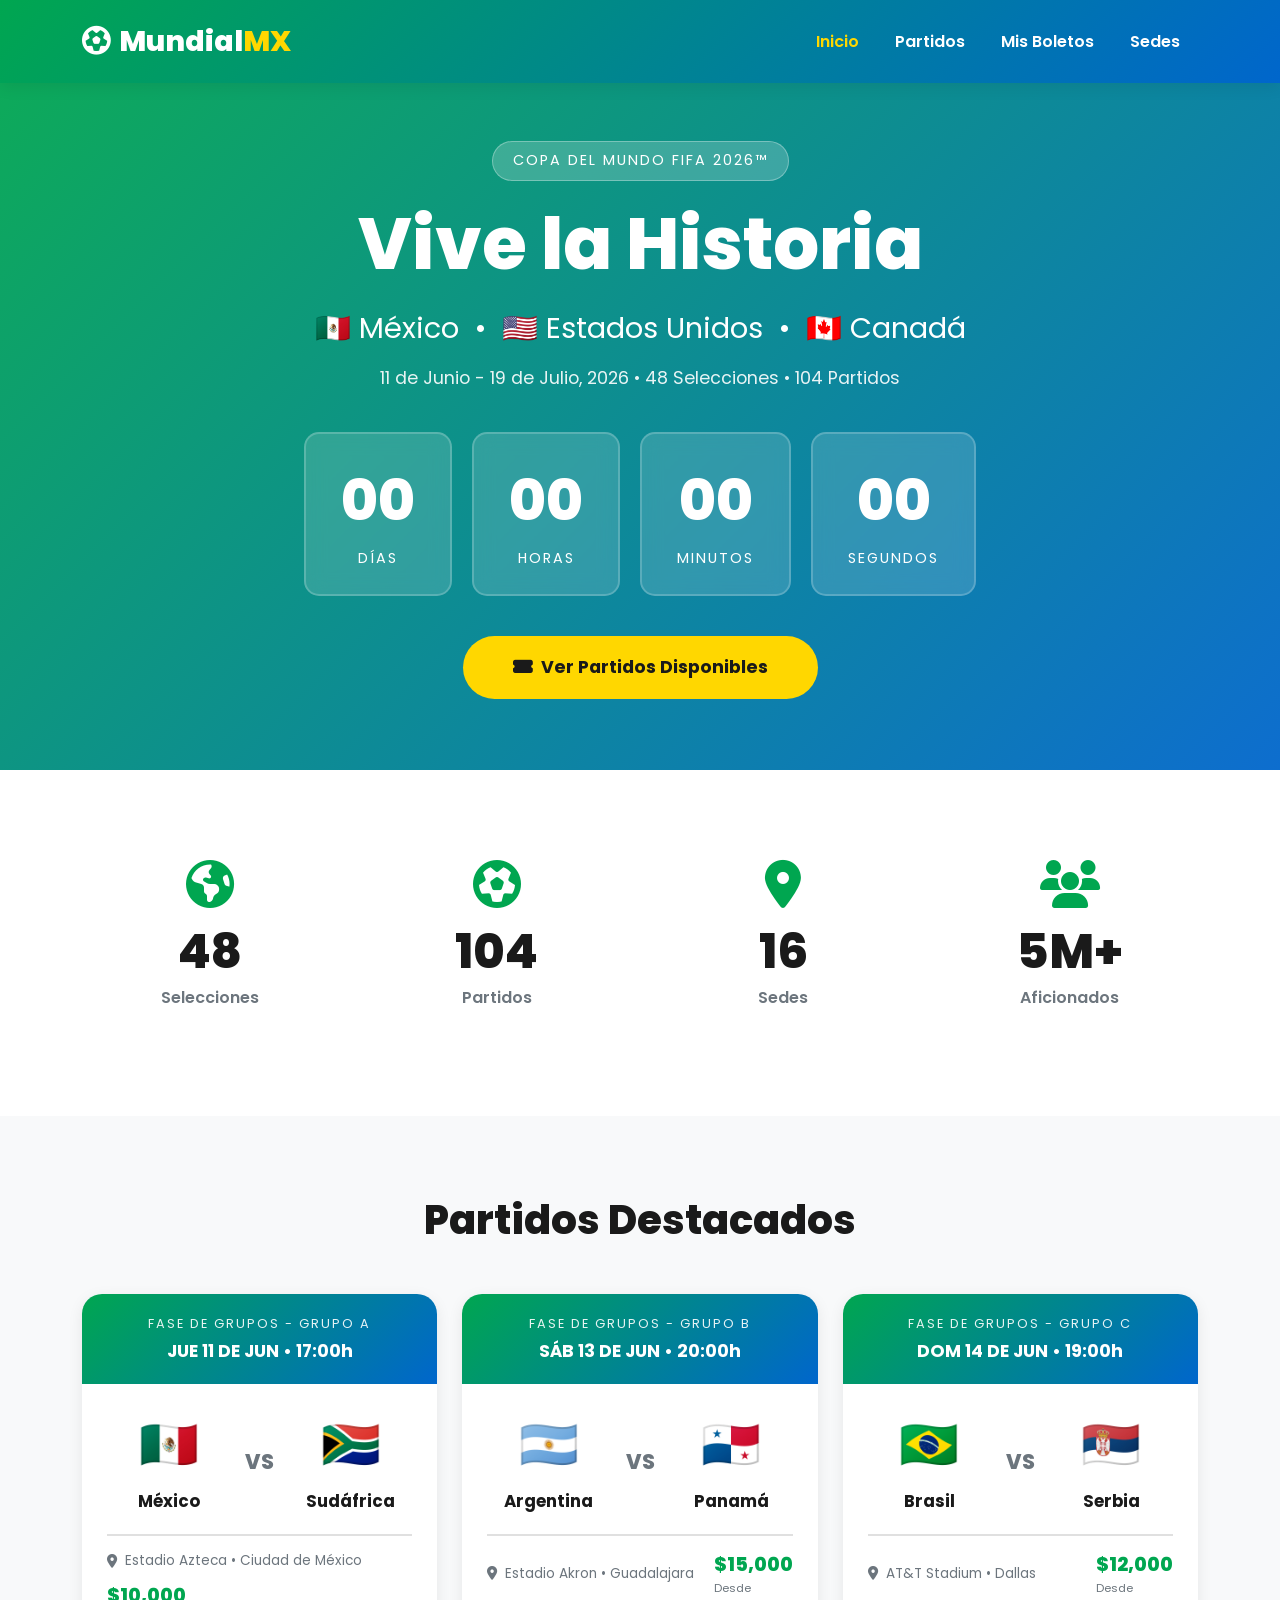
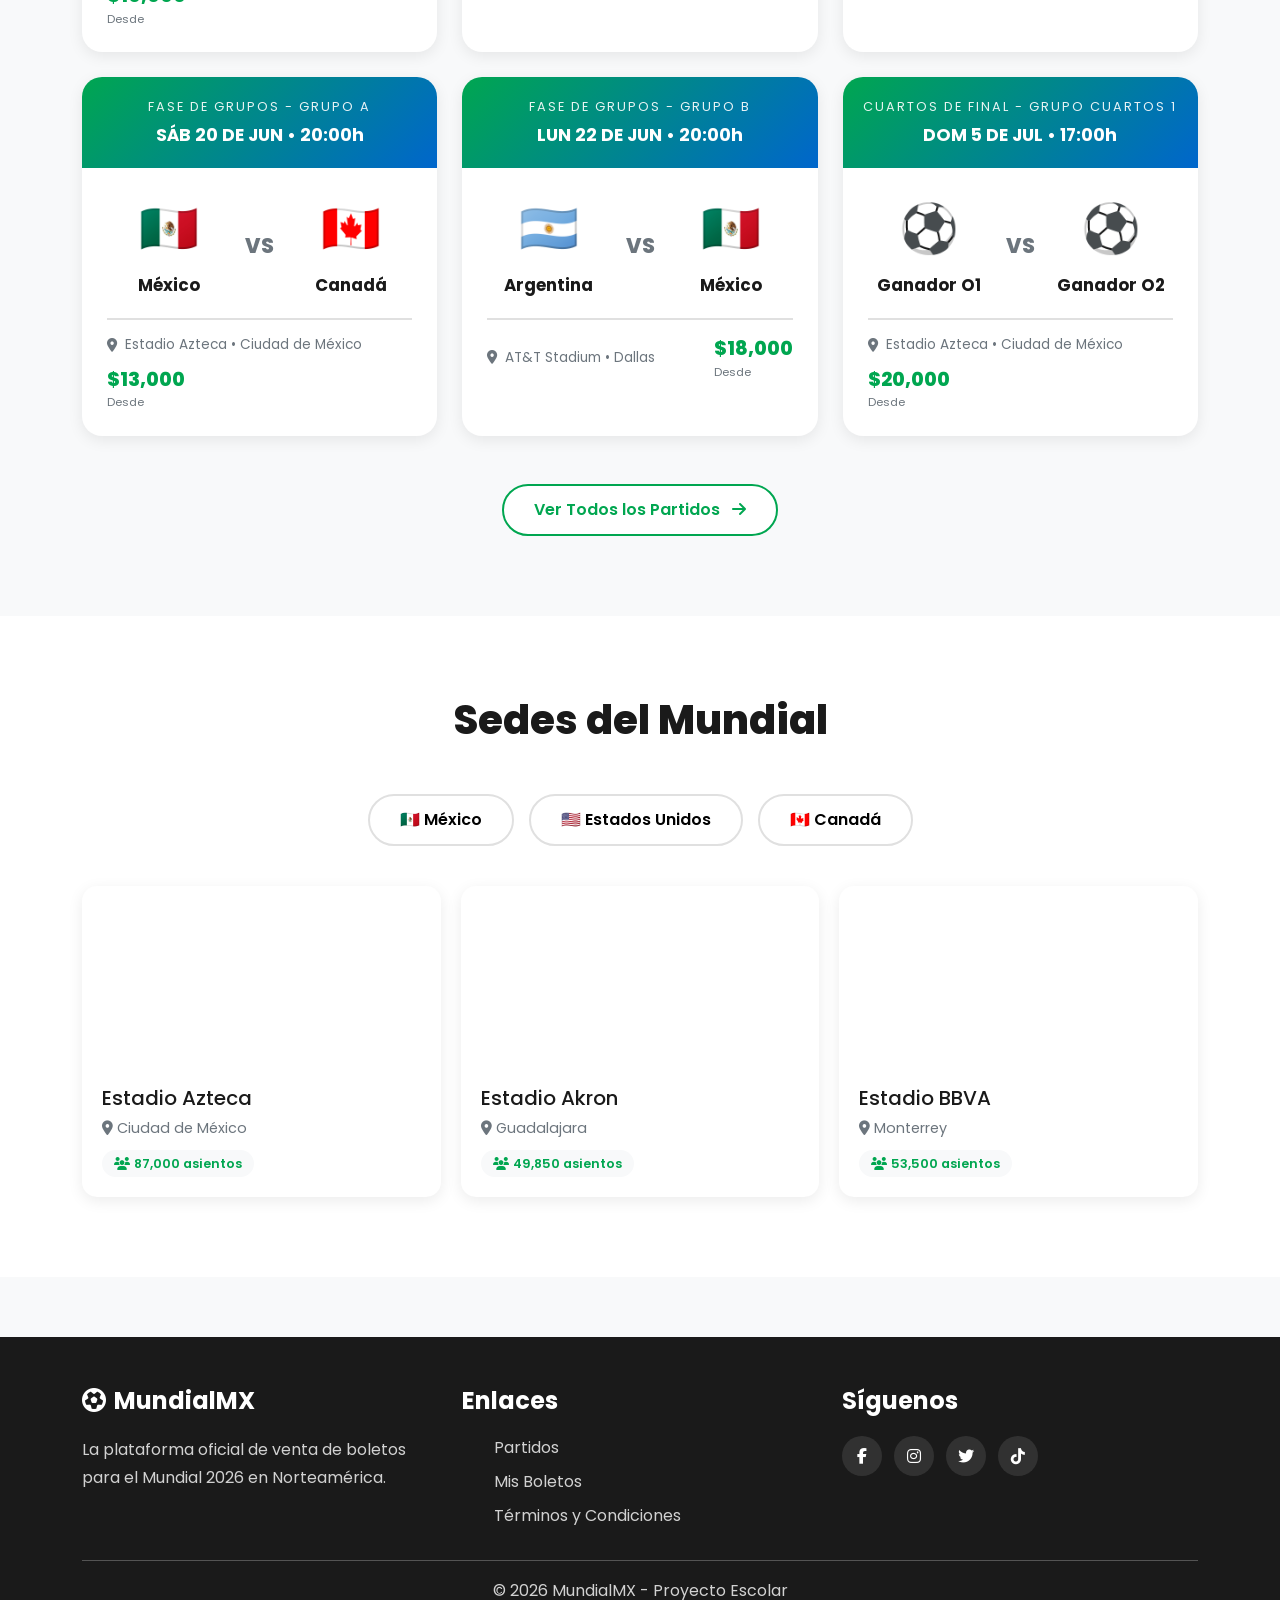
<file: index.html>
<!DOCTYPE html>
<html lang="es">
<head>
    <meta charset="UTF-8">
    <meta name="viewport" content="width=device-width, initial-scale=1.0">
    <title>MundialMX - Copa Mundial FIFA 2026</title>
    <link href="https://cdn.jsdelivr.net/npm/bootstrap@5.3.0/dist/css/bootstrap.min.css" rel="stylesheet">
    <link rel="stylesheet" href="https://cdnjs.cloudflare.com/ajax/libs/font-awesome/6.4.0/css/all.min.css">
    <link href="https://fonts.googleapis.com/css2?family=Poppins:wght@300;400;600;700;800&display=swap" rel="stylesheet">
    <link rel="stylesheet" href="styles.css">
</head>
<body>

    <!-- Navbar -->
    <nav class="navbar navbar-expand-lg navbar-dark fixed-top">
        <div class="container">
            <a class="navbar-brand" href="index.html">
                <i class="fas fa-futbol me-2"></i>Mundial<span class="text-warning">MX</span>
            </a>
            <button class="navbar-toggler" type="button" data-bs-toggle="collapse" data-bs-target="#navbarNav">
                <span class="navbar-toggler-icon"></span>
            </button>
            <div class="collapse navbar-collapse" id="navbarNav">
                <ul class="navbar-nav ms-auto">
                    <li class="nav-item"><a class="nav-link active" href="index.html">Inicio</a></li>
                    <li class="nav-item"><a class="nav-link" href="partidos.html">Partidos</a></li>
                    <li class="nav-item"><a class="nav-link" href="mis-boletos.html">Mis Boletos</a></li>
                    <li class="nav-item"><a class="nav-link" href="partidos.html#sedes">Sedes</a></li>
                </ul>
            </div>
        </div>
    </nav>

    <!-- Hero -->
    <section class="hero">
        <div class="hero-content">
            <span class="hero-badge">COPA DEL MUNDO FIFA 2026™</span>
            <h1 class="hero-title">Vive la Historia</h1>
            <p class="hero-subtitle">🇲🇽 México &nbsp;•&nbsp; 🇺🇸 Estados Unidos &nbsp;•&nbsp; 🇨🇦 Canadá</p>
            <p class="hero-info">11 de Junio - 19 de Julio, 2026 • 48 Selecciones • 104 Partidos</p>
            
            <div class="countdown-container">
                <div class="countdown-item">
                    <span id="days">00</span>
                    <small>Días</small>
                </div>
                <div class="countdown-item">
                    <span id="hours">00</span>
                    <small>Horas</small>
                </div>
                <div class="countdown-item">
                    <span id="minutes">00</span>
                    <small>Minutos</small>
                </div>
                <div class="countdown-item">
                    <span id="seconds">00</span>
                    <small>Segundos</small>
                </div>
            </div>
            
            <a href="partidos.html" class="btn-hero">
                <i class="fas fa-ticket-alt me-2"></i>Ver Partidos Disponibles
            </a>
        </div>
    </section>

    <!-- Stats del Mundial -->
    <section class="stats-section">
        <div class="container">
            <div class="stats-grid">
                <div class="stat-box">
                    <i class="fas fa-globe-americas"></i>
                    <h3>48</h3>
                    <p>Selecciones</p>
                </div>
                <div class="stat-box">
                    <i class="fas fa-futbol"></i>
                    <h3>104</h3>
                    <p>Partidos</p>
                </div>
                <div class="stat-box">
                    <i class="fas fa-map-marker-alt"></i>
                    <h3>16</h3>
                    <p>Sedes</p>
                </div>
                <div class="stat-box">
                    <i class="fas fa-users"></i>
                    <h3>5M+</h3>
                    <p>Aficionados</p>
                </div>
            </div>
        </div>
    </section>

    <!-- Partidos Destacados -->
    <section class="featured-section">
        <div class="container">
            <h2 class="section-title">Partidos Destacados</h2>
            <div class="matches-grid" id="featuredMatches"></div>
            <div class="text-center mt-5">
                <a href="partidos.html" class="btn-outline-primary">
                    Ver Todos los Partidos <i class="fas fa-arrow-right ms-2"></i>
                </a>
            </div>
        </div>
    </section>

    <!-- Sedes -->
    <section class="venues-section" id="sedes">
        <div class="container">
            <h2 class="section-title">Sedes del Mundial</h2>
            <div class="venues-tabs">
                <button class="venue-tab active" onclick="showVenue('mexico')">🇲🇽 México</button>
                <button class="venue-tab" onclick="showVenue('usa')">🇺🇸 Estados Unidos</button>
                <button class="venue-tab" onclick="showVenue('canada')">🇨🇦 Canadá</button>
            </div>
            <div class="venues-grid" id="venuesGrid"></div>
        </div>
    </section>

    <!-- Footer -->
    <footer>
        <div class="container">
            <div class="row">
                <div class="col-md-4">
                    <h4><i class="fas fa-futbol me-2"></i>MundialMX</h4>
                    <p>La plataforma oficial de venta de boletos para el Mundial 2026 en Norteamérica.</p>
                </div>
                <div class="col-md-4">
                    <h4>Enlaces</h4>
                    <ul class="footer-links">
                        <li><a href="partidos.html">Partidos</a></li>
                        <li><a href="mis-boletos.html">Mis Boletos</a></li>
                        <li><a href="#">Términos y Condiciones</a></li>
                    </ul>
                </div>
                <div class="col-md-4">
                    <h4>Síguenos</h4>
                    <div class="social-icons">
                        <a href="#"><i class="fab fa-facebook-f"></i></a>
                        <a href="#"><i class="fab fa-instagram"></i></a>
                        <a href="#"><i class="fab fa-twitter"></i></a>
                        <a href="#"><i class="fab fa-tiktok"></i></a>
                    </div>
                </div>
            </div>
            <hr>
            <p class="text-center mb-0">&copy; 2026 MundialMX - Proyecto Escolar</p>
        </div>
    </footer>

    <script src="https://cdn.jsdelivr.net/npm/bootstrap@5.3.0/dist/js/bootstrap.bundle.min.js"></script>
    <script src="script.js"></script>
    <script>
        document.addEventListener('DOMContentLoaded', () => {
            iniciarCountdown();
            renderPartidosDestacadosHome();
            showVenue('mexico');
        });
    </script>
</body>
</html>
</file>
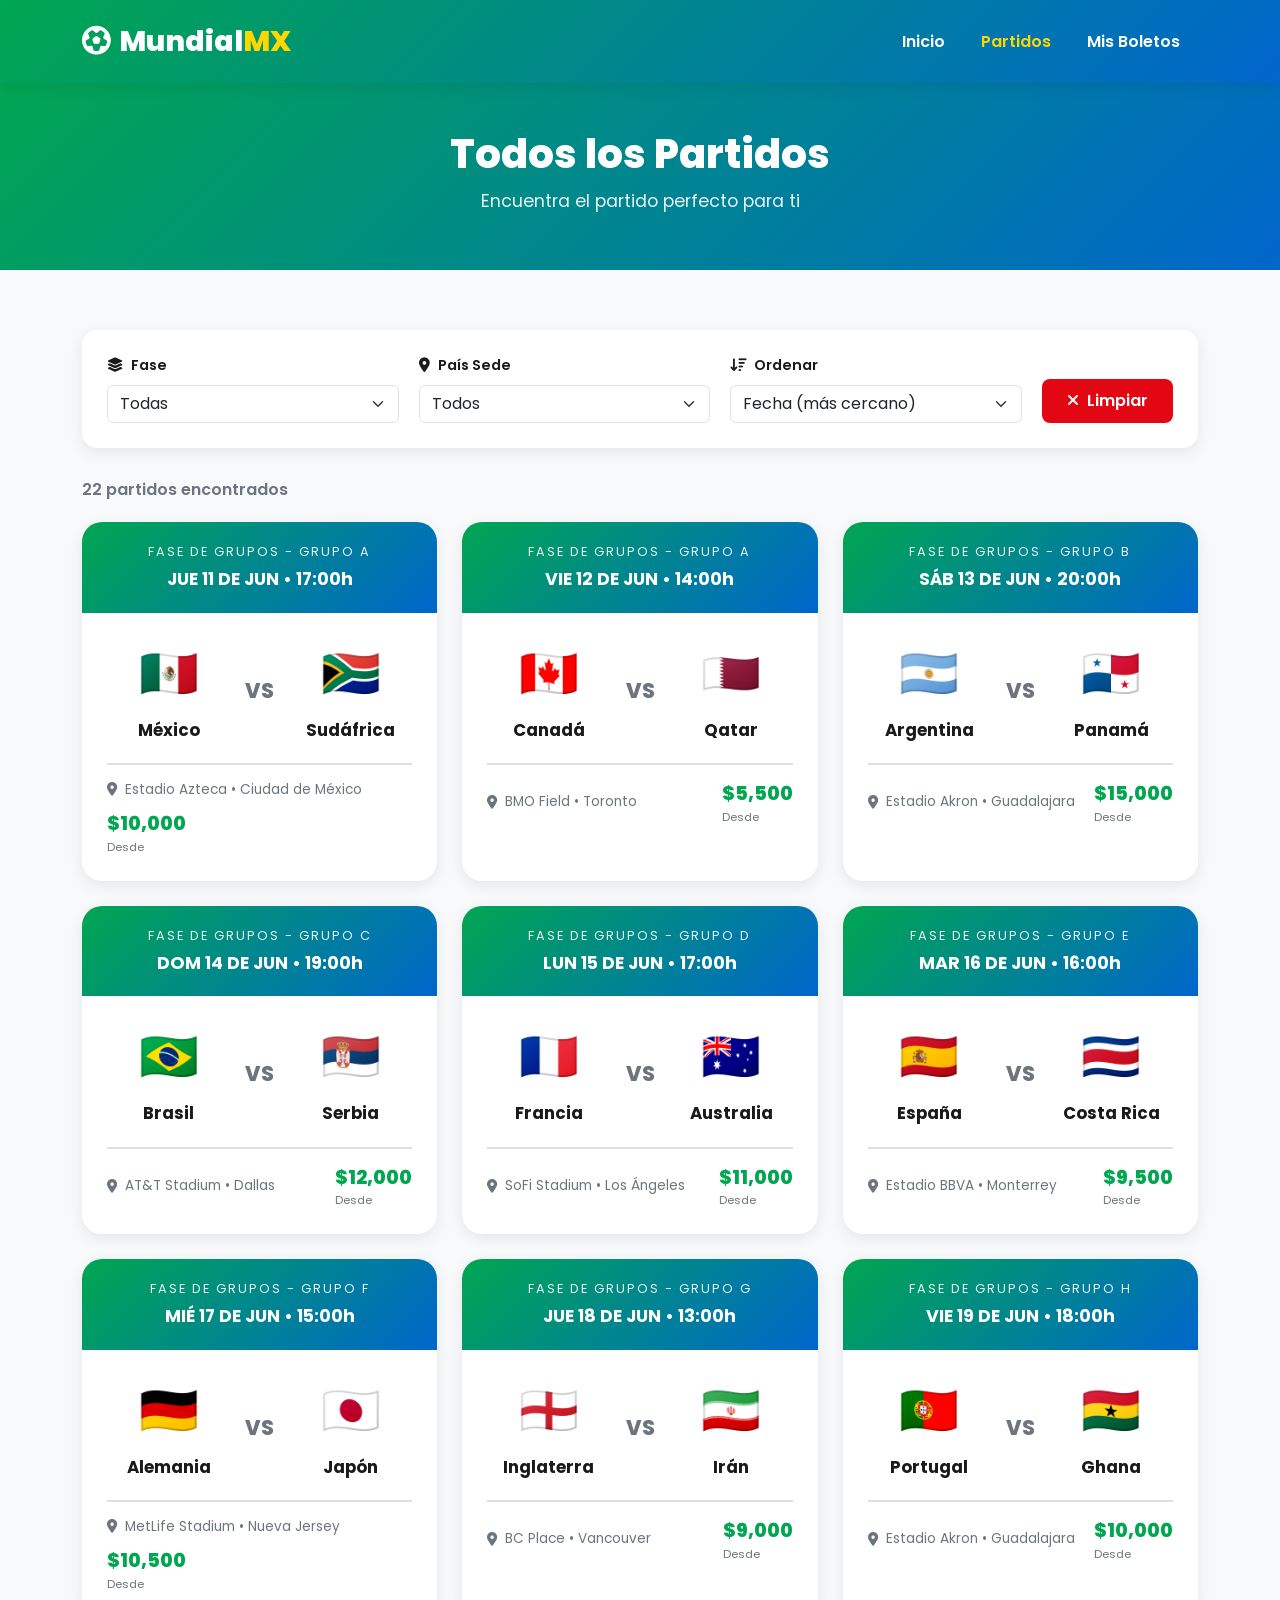
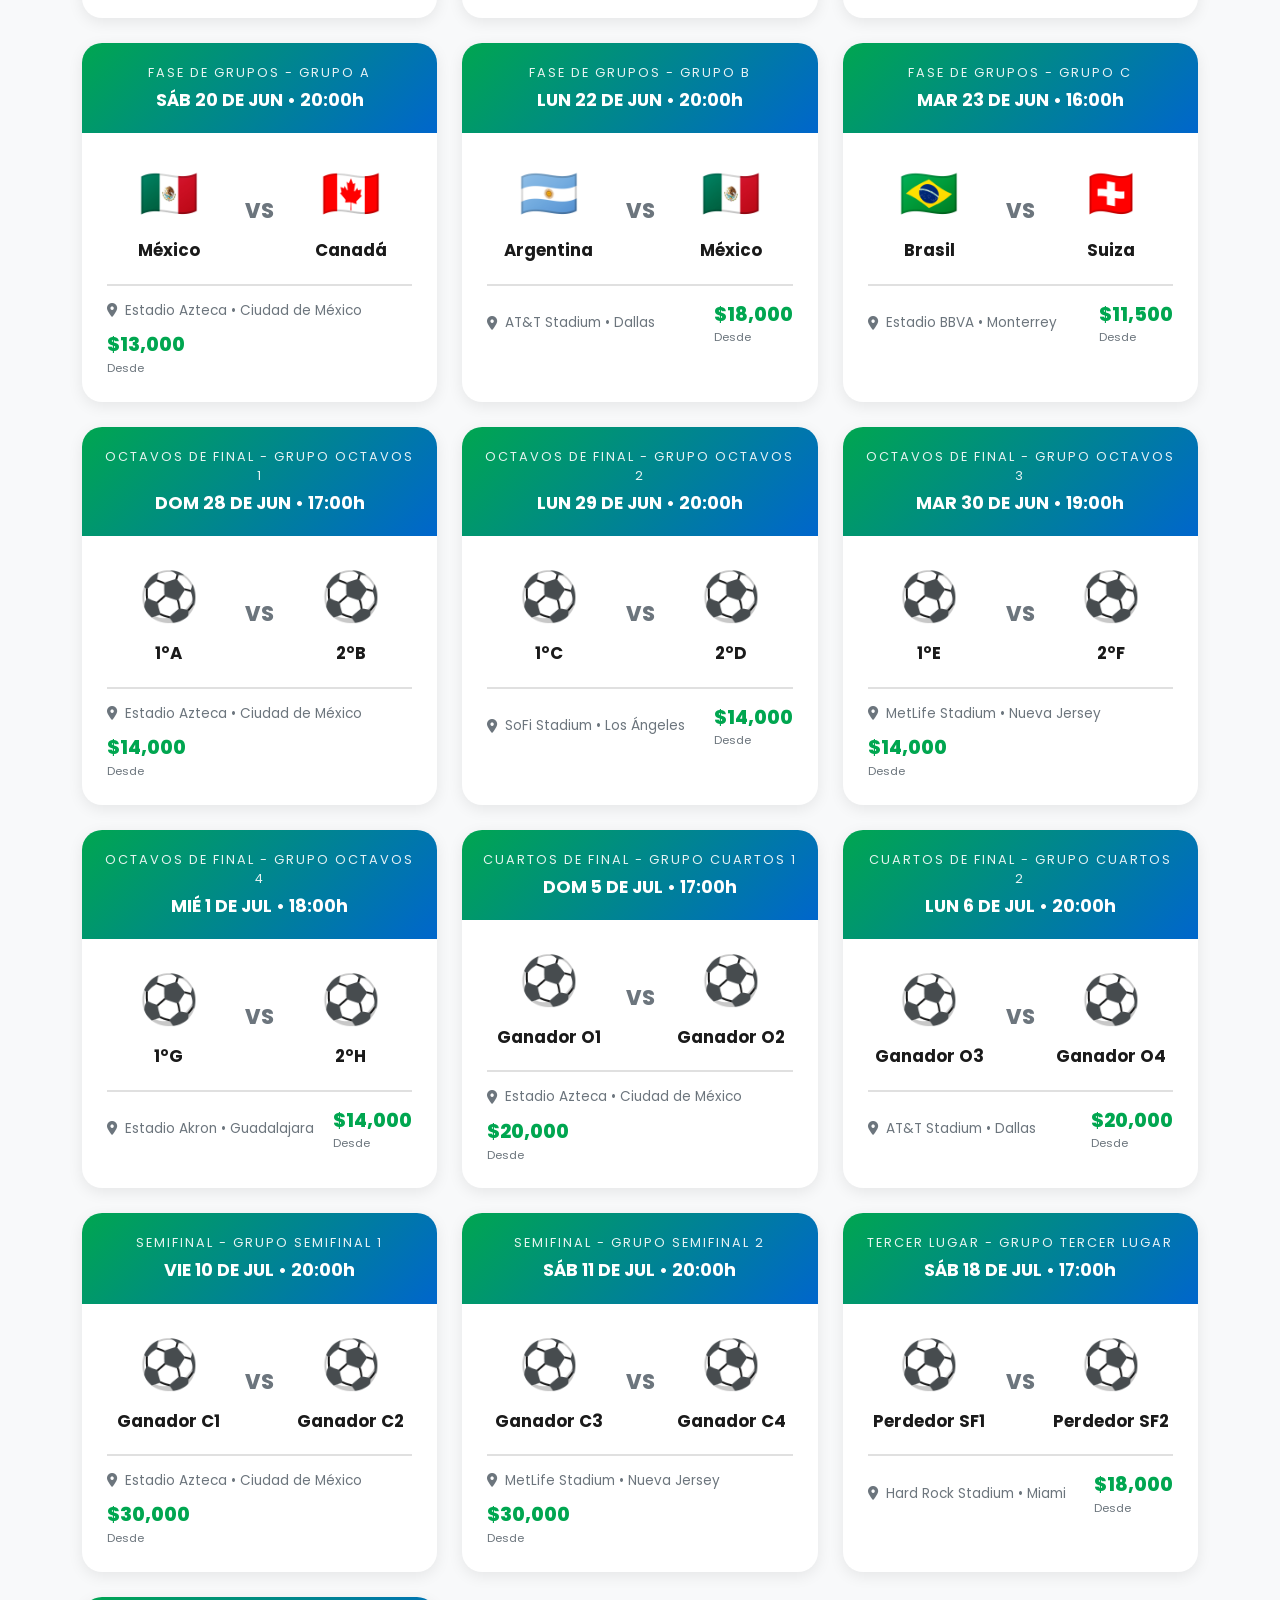
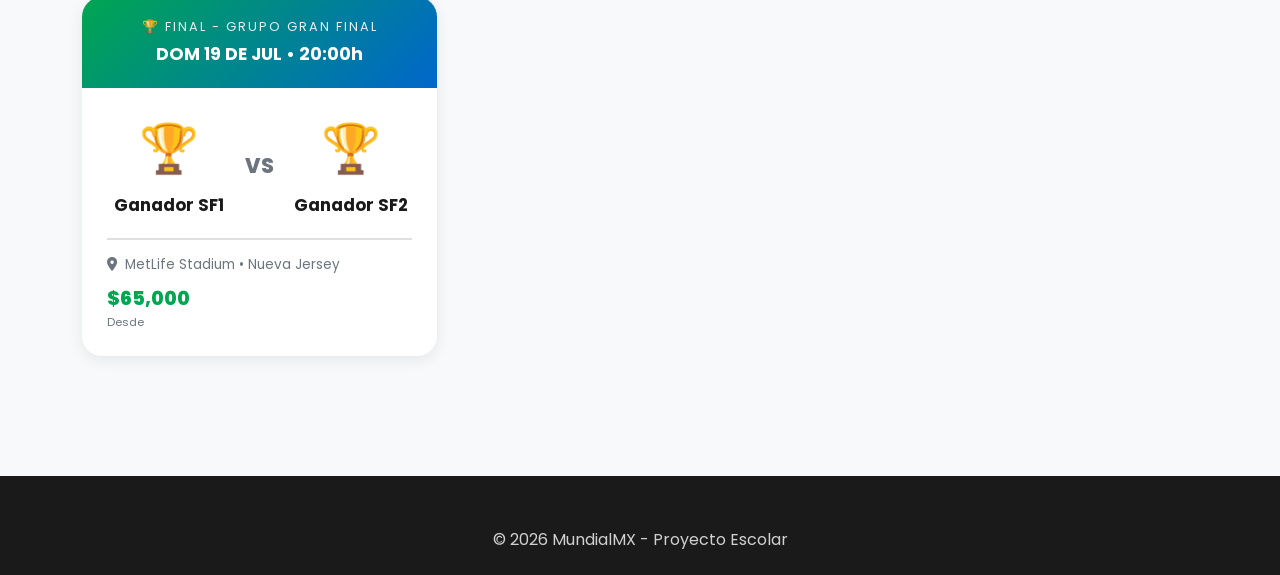
<file: compra.html>
<!DOCTYPE html>
<html lang="es">
<head>
    <meta charset="UTF-8">
    <meta name="viewport" content="width=device-width, initial-scale=1.0">
    <title>Seleccionar Zona - MundialMX</title>
    <link href="https://cdn.jsdelivr.net/npm/bootstrap@5.3.0/dist/css/bootstrap.min.css" rel="stylesheet">
    <link rel="stylesheet" href="https://cdnjs.cloudflare.com/ajax/libs/font-awesome/6.4.0/css/all.min.css">
    <link href="https://fonts.googleapis.com/css2?family=Poppins:wght@300;400;600;700;800&display=swap" rel="stylesheet">
    <link rel="stylesheet" href="styles.css">
</head>
<body>

    <nav class="navbar navbar-expand-lg navbar-dark fixed-top">
        <div class="container">
            <a class="navbar-brand" href="index.html">
                <i class="fas fa-futbol me-2"></i>Mundial<span class="text-warning">MX</span>
            </a>
        </div>
    </nav>

    <section class="page-header">
        <div class="container">
            <h1 id="matchTitle">Selecciona tu Zona</h1>
            <p id="matchSubtitle">Elige dónde quieres vivir la experiencia</p>
        </div>
    </section>

    <section class="purchase-section">
        <div class="container">
            <div class="row">
                <!-- Mapa del Estadio -->
                <div class="col-lg-7">
                    <div class="stadium-container">
                        <h4><i class="fas fa-map me-2"></i>Mapa del Estadio</h4>
                        <div class="stadium-map">
                            <div class="field"></div>
                            <div class="zone zone-norte" data-zone="general-norte" onclick="selectZone(this)">
                                <div class="zone-label">
                                    <strong>General Norte</strong>
                                    <span id="price-general-norte">$0</span>
                                </div>
                            </div>
                            <div class="zone zone-sur" data-zone="general-sur" onclick="selectZone(this)">
                                <div class="zone-label">
                                    <strong>General Sur</strong>
                                    <span id="price-general-sur">$0</span>
                                </div>
                            </div>
                            <div class="zone zone-este" data-zone="premium-este" onclick="selectZone(this)">
                                <div class="zone-label">
                                    <strong>Premium Este</strong>
                                    <span id="price-premium-este">$0</span>
                                </div>
                            </div>
                            <div class="zone zone-oeste" data-zone="premium-oeste" onclick="selectZone(this)">
                                <div class="zone-label">
                                    <strong>Premium Oeste</strong>
                                    <span id="price-premium-oeste">$0</span>
                                </div>
                            </div>
                            <div class="zone zone-vip" data-zone="vip" onclick="selectZone(this)">
                                <div class="zone-label">
                                    <strong>⭐ VIP</strong>
                                    <span id="price-vip">$0</span>
                                </div>
                            </div>
                        </div>
                        
                        <div class="zone-legend">
                            <div class="legend-item">
                                <div class="legend-color general"></div>
                                <span>General</span>
                            </div>
                            <div class="legend-item">
                                <div class="legend-color premium"></div>
                                <span>Premium</span>
                            </div>
                            <div class="legend-item">
                                <div class="legend-color vip"></div>
                                <span>VIP</span>
                            </div>
                        </div>

                        <div class="zone-info" id="zoneInfo">
                            <i class="fas fa-info-circle me-2"></i>
                            Haz clic en una zona para ver los detalles
                        </div>
                    </div>
                </div>

                <!-- Resumen de Compra -->
                <div class="col-lg-5">
                    <div class="purchase-summary">
                        <h4><i class="fas fa-receipt me-2"></i>Resumen</h4>
                        
                        <div class="summary-item">
                            <label>Partido</label>
                            <p id="summaryMatch">-</p>
                        </div>
                        <div class="summary-item">
                            <label>Fecha y Hora</label>
                            <p id="summaryDate">-</p>
                        </div>
                        <div class="summary-item">
                            <label>Estadio</label>
                            <p id="summaryStadium">-</p>
                        </div>
                        <div class="summary-item">
                            <label>Zona Seleccionada</label>
                            <p id="summaryZone" class="zone-selected">Sin seleccionar</p>
                        </div>
                        <div class="summary-item">
                            <label>Cantidad de Boletos</label>
                            <select id="ticketQuantity" class="form-select" onchange="actualizarPrecio()">
                                <option value="1">1 Boleto</option>
                                <option value="2">2 Boletos</option>
                                <option value="3">3 Boletos</option>
                                <option value="4">4 Boletos</option>
                            </select>
                        </div>
                        <div class="summary-item">
                            <label>Tipo de Boleto</label>
                            <select id="ticketType" class="form-select" onchange="actualizarPrecio()">
                                <option value="adulto">Adulto (Precio completo)</option>
                                <option value="infantil">Infantil (-50%)</option>
                                <option value="tercera">Tercera Edad (-30%)</option>
                                <option value="discapacidad">Personas con Discapacidad (-40%)</option>
                            </select>
                        </div>

                        <div class="price-breakdown">
                            <div class="price-row">
                                <span>Precio por boleto:</span>
                                <span id="pricePerTicket">$0</span>
                            </div>
                            <div class="price-row">
                                <span>Cantidad:</span>
                                <span id="ticketQty">1</span>
                            </div>
                            <div class="price-row discount">
                                <span>Descuento:</span>
                                <span id="discount">-$0</span>
                            </div>
                            <div class="price-row">
                                <span>Servicio:</span>
                                <span id="serviceFee">$0</span>
                            </div>
                            <hr>
                            <div class="price-row total">
                                <strong>Total:</strong>
                                <strong id="totalPrice">$0 MXN</strong>
                            </div>
                        </div>

                        <button class="btn-checkout" onclick="irACompra()" id="btnCheckout" disabled>
                            <i class="fas fa-lock me-2"></i>Continuar al Pago
                        </button>
                        <p class="text-center text-muted small mt-2">
                            <i class="fas fa-shield-alt me-1"></i>Pago 100% seguro
                        </p>
                    </div>
                </div>
            </div>
        </div>
    </section>

    <script src="https://cdn.jsdelivr.net/npm/bootstrap@5.3.0/dist/js/bootstrap.bundle.min.js"></script>
    <script src="script.js"></script>
    <script>
        document.addEventListener('DOMContentLoaded', () => {
            cargarPartidoEnCompra();
        });
    </script>
</body>
</html>
</file>
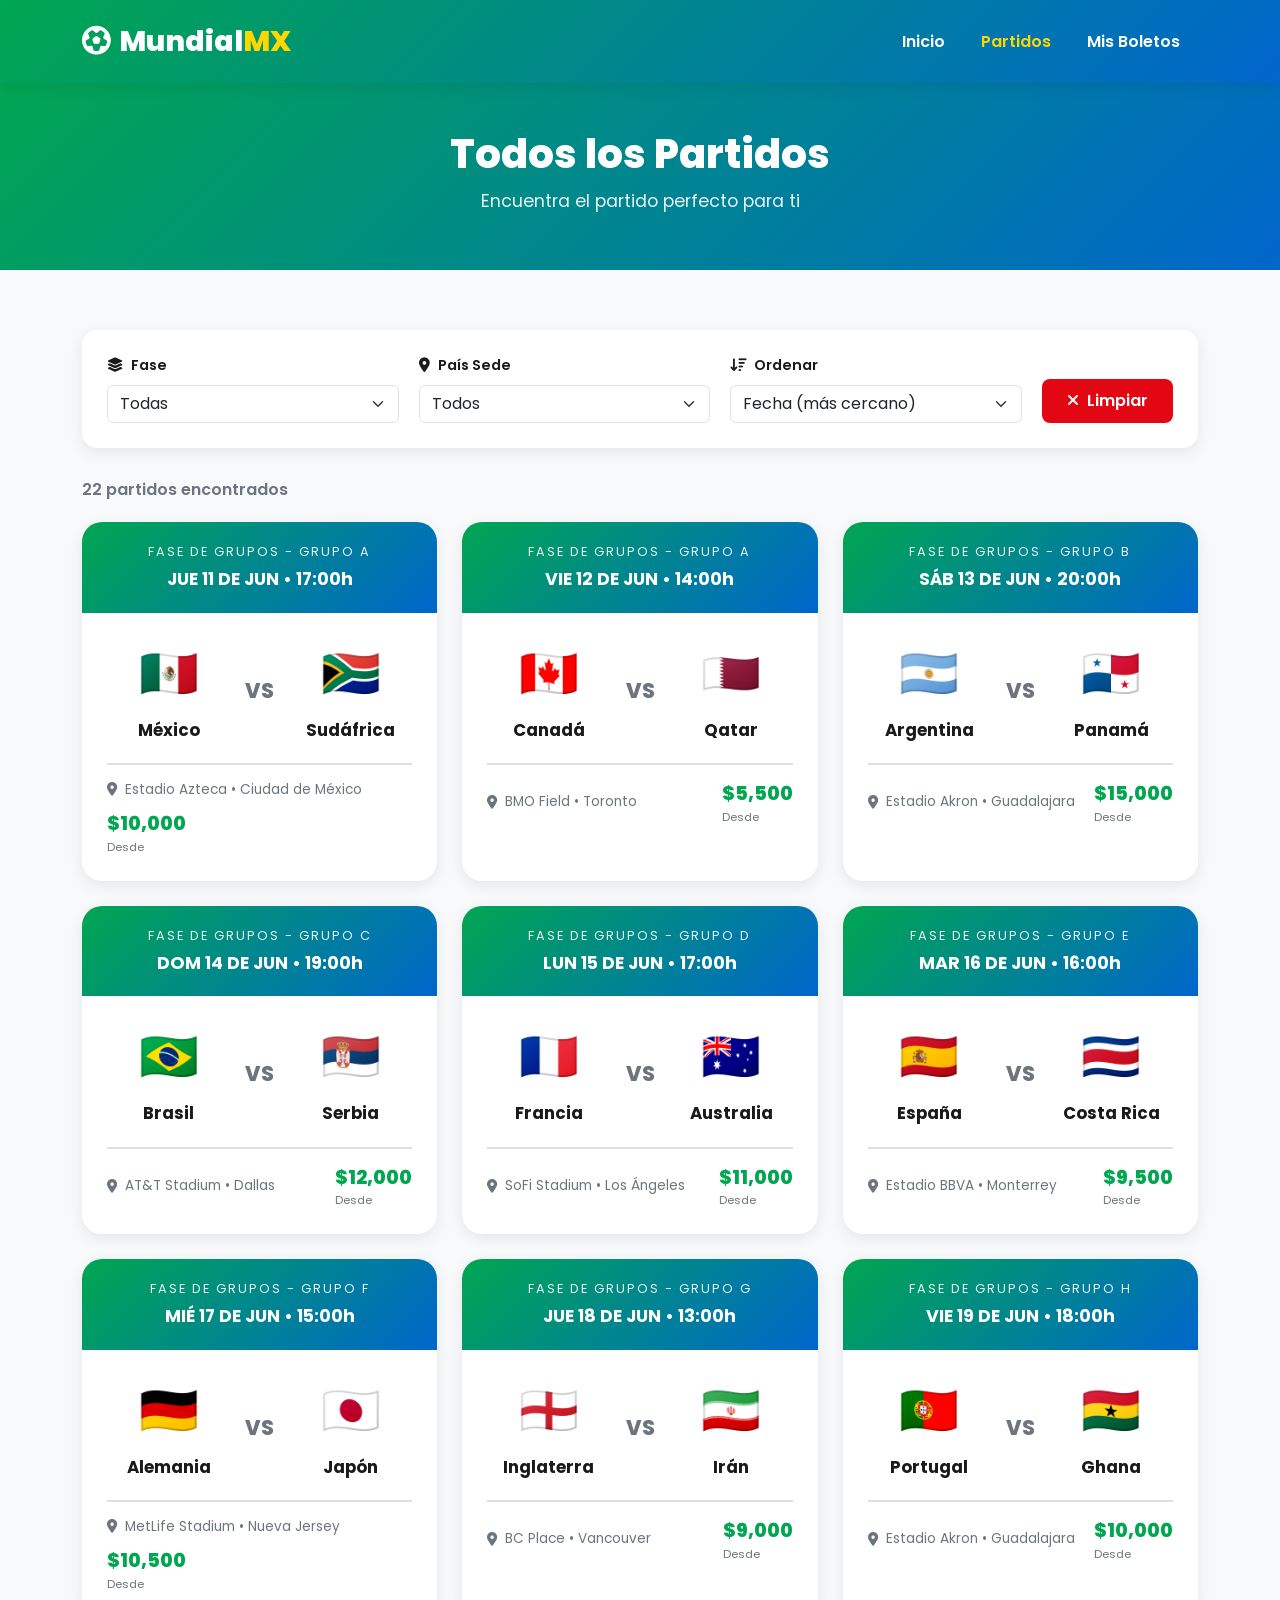
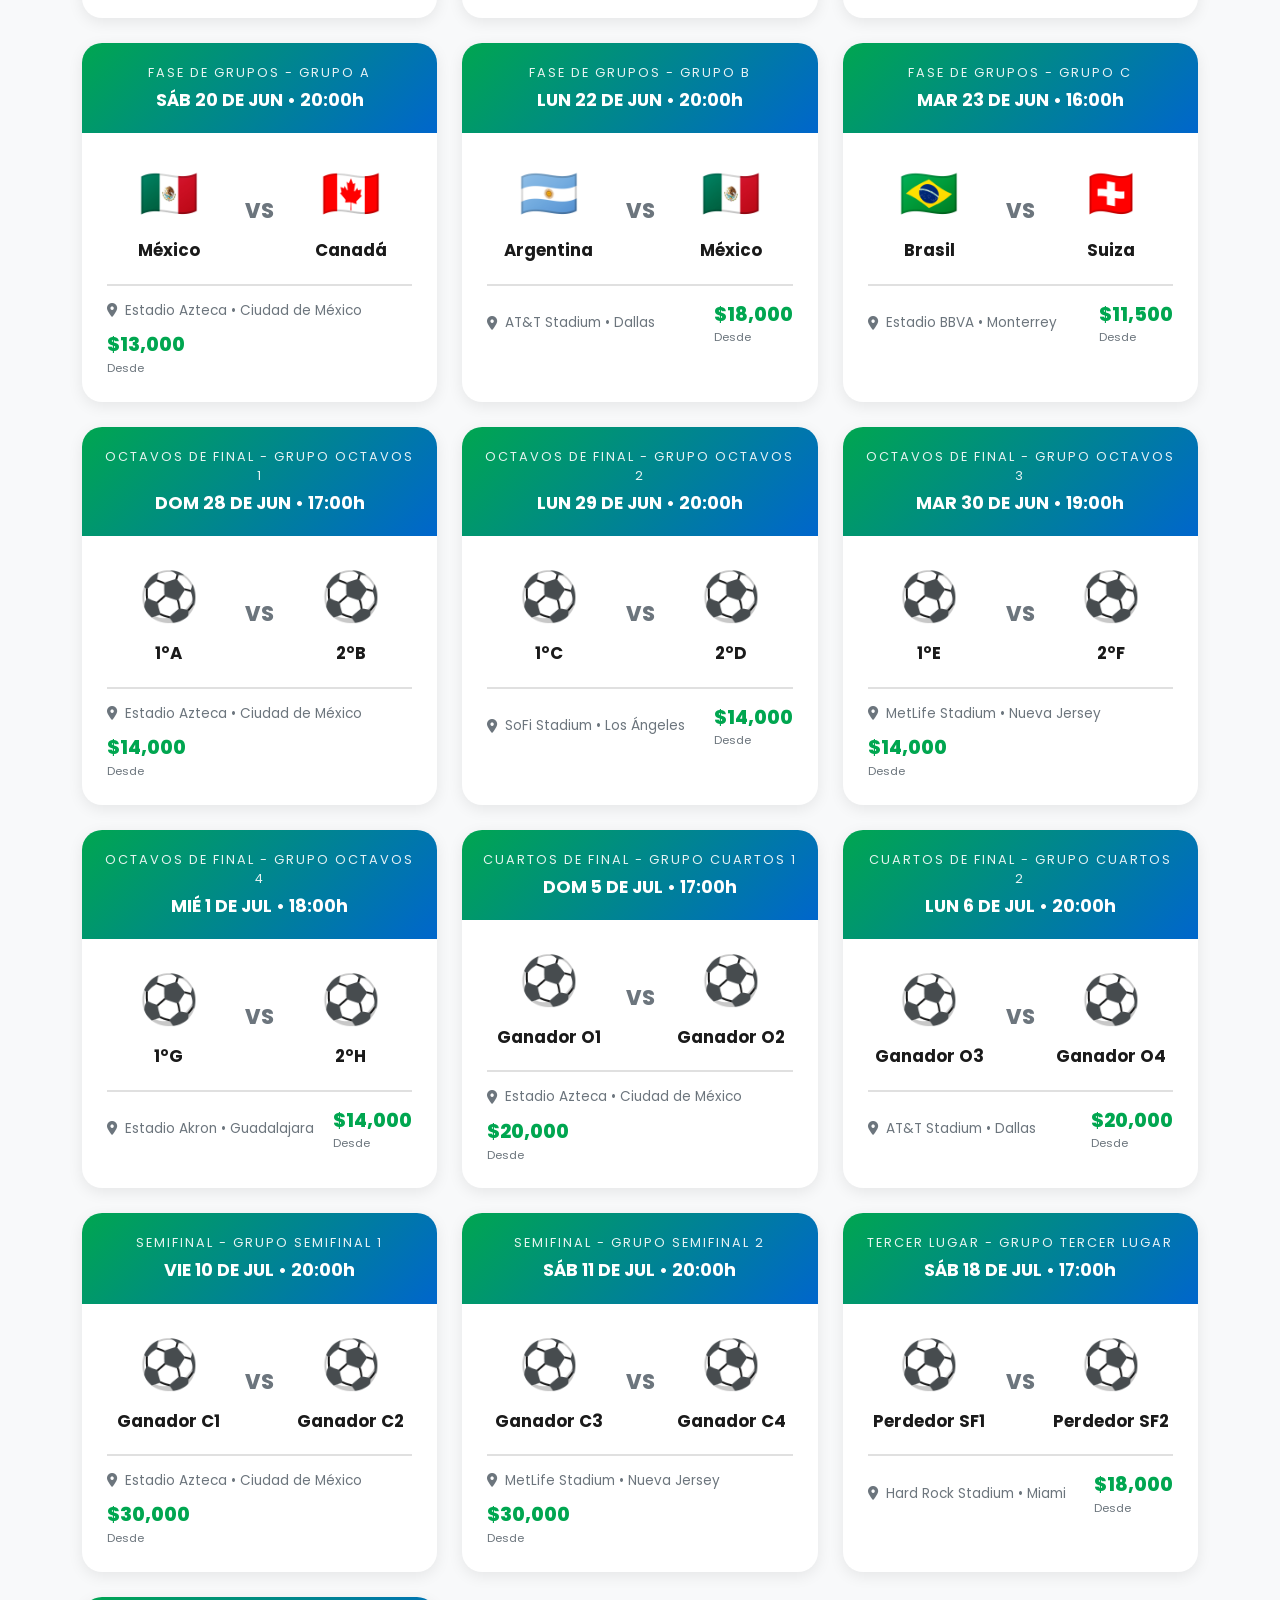
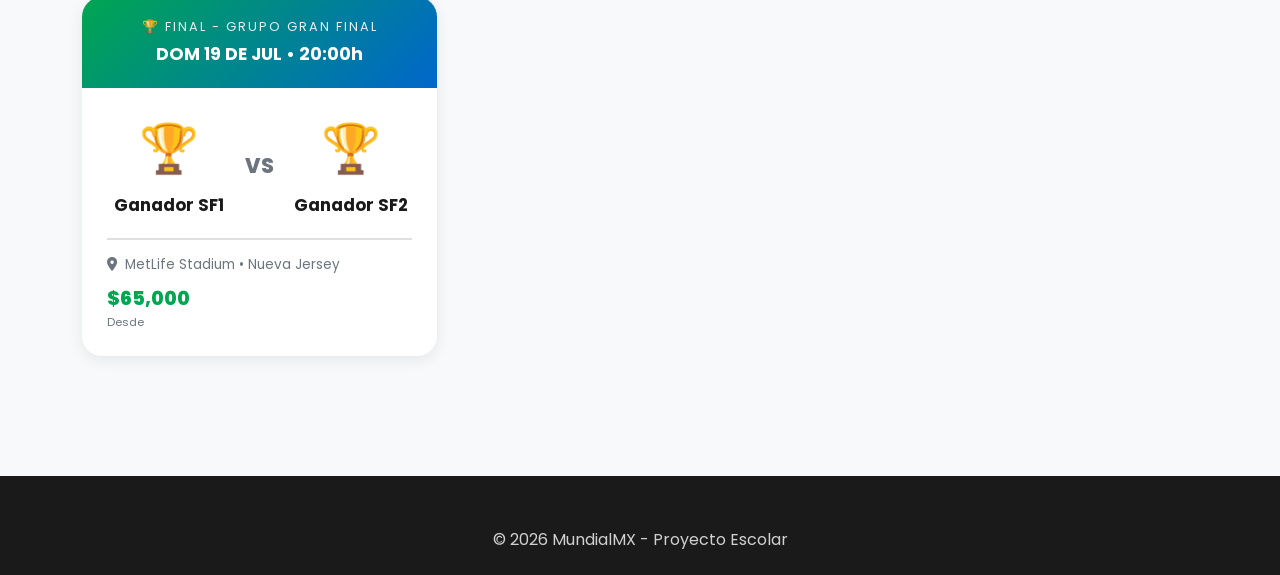
<file: partidos.html>
<!DOCTYPE html>
<html lang="es">
<head>
    <meta charset="UTF-8">
    <meta name="viewport" content="width=device-width, initial-scale=1.0">
    <title>Partidos - MundialMX</title>
    <link href="https://cdn.jsdelivr.net/npm/bootstrap@5.3.0/dist/css/bootstrap.min.css" rel="stylesheet">
    <link rel="stylesheet" href="https://cdnjs.cloudflare.com/ajax/libs/font-awesome/6.4.0/css/all.min.css">
    <link href="https://fonts.googleapis.com/css2?family=Poppins:wght@300;400;600;700;800&display=swap" rel="stylesheet">
    <link rel="stylesheet" href="styles.css">
</head>
<body>

    <!-- Navbar -->
    <nav class="navbar navbar-expand-lg navbar-dark fixed-top">
        <div class="container">
            <a class="navbar-brand" href="index.html">
                <i class="fas fa-futbol me-2"></i>Mundial<span class="text-warning">MX</span>
            </a>
            <button class="navbar-toggler" type="button" data-bs-toggle="collapse" data-bs-target="#navbarNav">
                <span class="navbar-toggler-icon"></span>
            </button>
            <div class="collapse navbar-collapse" id="navbarNav">
                <ul class="navbar-nav ms-auto">
                    <li class="nav-item"><a class="nav-link" href="index.html">Inicio</a></li>
                    <li class="nav-item"><a class="nav-link active" href="partidos.html">Partidos</a></li>
                    <li class="nav-item"><a class="nav-link" href="mis-boletos.html">Mis Boletos</a></li>
                </ul>
            </div>
        </div>
    </nav>

    <section class="page-header">
        <div class="container">
            <h1>Todos los Partidos</h1>
            <p>Encuentra el partido perfecto para ti</p>
        </div>
    </section>

    <section class="matches-section">
        <div class="container">
            <!-- Filtros -->
            <div class="filters-bar">
                <div class="filter-group">
                    <label><i class="fas fa-layer-group me-2"></i>Fase</label>
                    <select id="filterFase" class="form-select">
                        <option value="todas">Todas</option>
                        <option value="grupos">Fase de Grupos</option>
                        <option value="octavos">Octavos de Final</option>
                        <option value="cuartos">Cuartos de Final</option>
                        <option value="semifinales">Semifinales</option>
                        <option value="tercer">Tercer Lugar</option>
                        <option value="final">Final</option>
                    </select>
                </div>
                <div class="filter-group">
                    <label><i class="fas fa-map-marker-alt me-2"></i>País Sede</label>
                    <select id="filterSede" class="form-select">
                        <option value="todas">Todos</option>
                        <option value="mexico">🇲🇽 México</option>
                        <option value="usa">🇺🇸 Estados Unidos</option>
                        <option value="canada">🇨🇦 Canadá</option>
                    </select>
                </div>
                <div class="filter-group">
                    <label><i class="fas fa-sort-amount-down me-2"></i>Ordenar</label>
                    <select id="filterOrden" class="form-select">
                        <option value="fecha">Fecha (más cercano)</option>
                        <option value="precio-asc">Precio (menor a mayor)</option>
                        <option value="precio-desc">Precio (mayor a menor)</option>
                    </select>
                </div>
                <button class="btn-clear" onclick="clearFilters()">
                    <i class="fas fa-times me-2"></i>Limpiar
                </button>
            </div>

            <div class="matches-count" id="matchesCount"></div>
            <div class="matches-grid" id="matchesList"></div>
        </div>
    </section>

    <footer>
        <div class="container text-center">
            <p class="mb-0">&copy; 2026 MundialMX - Proyecto Escolar</p>
        </div>
    </footer>

    <script src="https://cdn.jsdelivr.net/npm/bootstrap@5.3.0/dist/js/bootstrap.bundle.min.js"></script>
    <script src="script.js"></script>
    <script>
        document.addEventListener('DOMContentLoaded', () => {
            renderTodosLosPartidos(partidos);
            configurarFiltros();
        });
    </script>
</body>
</html>
</file>
<file: styles.css>
:root {
    --primary: #00A650;
    --primary-dark: #008f44;
    --secondary: #FFD700;
    --accent: #E30613;
    --dark: #1a1a1a;
    --light: #f8f9fa;
    --gray: #6c757d;
    --border: #e0e0e0;
    --shadow: 0 4px 15px rgba(0,0,0,0.08);
    --shadow-lg: 0 10px 40px rgba(0,0,0,0.15);
    --gradient: linear-gradient(135deg, #00A650 0%, #0066CC 100%);
}

* { margin: 0; padding: 0; box-sizing: border-box; }

body {
    font-family: 'Poppins', sans-serif;
    background: var(--light);
    color: var(--dark);
    padding-top: 70px;
}

/* Navbar */
.navbar {
    background: var(--gradient);
    box-shadow: var(--shadow);
    padding: 15px 0;
}
.navbar-brand { font-weight: 800; font-size: 1.8rem; color: white !important; }
.navbar-brand .text-warning { color: var(--secondary) !important; }
.nav-link { color: white !important; font-weight: 600; margin: 0 10px; transition: all 0.3s; }
.nav-link:hover, .nav-link.active { color: var(--secondary) !important; }

/* Hero */
.hero {
    position: relative;
    background: linear-gradient(135deg, rgba(0, 166, 80, 0.95), rgba(0, 102, 204, 0.95)),
                url('https://images.unsplash.com/photo-1508098682722-e99c43a406b2?w=1920') center/cover;
    min-height: 700px;
    display: flex;
    align-items: center;
    justify-content: center;
    text-align: center;
    color: white;
}
.hero-content { max-width: 900px; padding: 40px 20px; }
.hero-badge {
    display: inline-block;
    background: rgba(255,255,255,0.2);
    padding: 8px 20px;
    border-radius: 50px;
    font-size: 0.9rem;
    letter-spacing: 2px;
    margin-bottom: 20px;
    border: 1px solid rgba(255,255,255,0.3);
}
.hero-title { font-size: 4.5rem; font-weight: 800; margin-bottom: 20px; }
.hero-subtitle { font-size: 1.8rem; margin-bottom: 15px; }
.hero-info { font-size: 1.1rem; opacity: 0.9; margin-bottom: 40px; }

/* Countdown */
.countdown-container { display: flex; justify-content: center; gap: 20px; margin-bottom: 40px; flex-wrap: wrap; }
.countdown-item {
    background: rgba(255,255,255,0.15);
    backdrop-filter: blur(10px);
    padding: 25px 35px;
    border-radius: 15px;
    min-width: 120px;
    border: 2px solid rgba(255,255,255,0.2);
}
.countdown-item span { display: block; font-size: 3.5rem; font-weight: 800; }
.countdown-item small { display: block; font-size: 0.9rem; text-transform: uppercase; letter-spacing: 2px; margin-top: 5px; }

.btn-hero {
    display: inline-block;
    background: var(--secondary);
    color: var(--dark);
    padding: 18px 50px;
    border-radius: 50px;
    font-weight: 700;
    font-size: 1.1rem;
    text-decoration: none;
    transition: all 0.3s;
}
.btn-hero:hover { transform: translateY(-3px); box-shadow: 0 10px 30px rgba(255,215,0,0.4); color: var(--dark); }

/* Stats */
.stats-section { padding: 60px 0; background: white; }
.stats-grid { display: grid; grid-template-columns: repeat(auto-fit, minmax(200px, 1fr)); gap: 30px; }
.stat-box { text-align: center; padding: 30px; }
.stat-box i { font-size: 3rem; color: var(--primary); margin-bottom: 15px; }
.stat-box h3 { font-size: 3rem; font-weight: 800; color: var(--dark); margin-bottom: 5px; }
.stat-box p { color: var(--gray); font-weight: 600; }

/* Section Title */
.section-title { text-align: center; font-size: 2.5rem; font-weight: 800; margin-bottom: 50px; color: var(--dark); }

/* Featured */
.featured-section { padding: 80px 0; }

/* Matches Grid */
.matches-grid { display: grid; grid-template-columns: repeat(auto-fill, minmax(350px, 1fr)); gap: 25px; }
.match-card {
    background: white;
    border-radius: 20px;
    overflow: hidden;
    box-shadow: var(--shadow);
    transition: all 0.3s;
    cursor: pointer;
    text-decoration: none;
    color: inherit;
    display: block;
}
.match-card:hover { transform: translateY(-8px); box-shadow: var(--shadow-lg); color: inherit; }
.match-header {
    background: var(--gradient);
    color: white;
    padding: 20px;
    text-align: center;
}
.match-phase { font-size: 0.8rem; text-transform: uppercase; letter-spacing: 2px; opacity: 0.9; margin-bottom: 5px; }
.match-date { font-size: 1.1rem; font-weight: 700; }
.match-body { padding: 25px; }
.match-teams { display: flex; align-items: center; justify-content: space-around; margin-bottom: 20px; }
.team { text-align: center; flex: 1; }
.team-flag { font-size: 3rem; margin-bottom: 8px; }
.team-name { font-weight: 700; font-size: 1.05rem; }
.match-vs { font-size: 1.3rem; font-weight: 800; color: var(--gray); padding: 0 15px; }
.match-info { display: flex; justify-content: space-between; align-items: center; padding-top: 15px; border-top: 2px solid var(--border); flex-wrap: wrap; gap: 10px; }
.match-stadium { display: flex; align-items: center; gap: 8px; color: var(--gray); font-size: 0.85rem; }
.match-price { font-size: 1.2rem; font-weight: 800; color: var(--primary); }
.match-price small { display: block; font-size: 0.7rem; color: var(--gray); font-weight: 400; }

/* Filters */
.matches-section { padding: 60px 0; }
.filters-bar {
    background: white;
    padding: 25px;
    border-radius: 15px;
    box-shadow: var(--shadow);
    margin-bottom: 30px;
    display: flex;
    gap: 20px;
    flex-wrap: wrap;
    align-items: flex-end;
}
.filter-group { flex: 1; min-width: 180px; }
.filter-group label { display: block; font-weight: 600; margin-bottom: 8px; font-size: 0.9rem; }
.btn-clear {
    background: var(--accent);
    color: white;
    border: none;
    padding: 10px 25px;
    border-radius: 8px;
    font-weight: 600;
    cursor: pointer;
    transition: all 0.3s;
}
.btn-clear:hover { background: #c50510; }
.matches-count { margin-bottom: 20px; color: var(--gray); font-weight: 600; }

/* Page Header */
.page-header {
    background: var(--gradient);
    color: white;
    padding: 60px 0 40px;
    text-align: center;
}
.page-header h1 { font-size: 2.5rem; font-weight: 800; margin-bottom: 10px; }
.page-header p { opacity: 0.9; font-size: 1.1rem; }

/* ====== ESTADIO - ZONAS SEPARADAS (ARREGLADO) ====== */
.stadium-container {
    background: white;
    padding: 30px;
    border-radius: 20px;
    box-shadow: var(--shadow);
}
.stadium-container h4 { color: var(--dark); margin-bottom: 20px; }

.stadium-map {
    position: relative;
    width: 100%;
    height: 500px;
    background: linear-gradient(135deg, #2d5016 0%, #1a3d0f 100%);
    border-radius: 15px;
    overflow: hidden;
    border: 4px solid #1a3d0f;
    margin-bottom: 20px;
}

.field {
    position: absolute;
    top: 50%;
    left: 50%;
    transform: translate(-50%, -50%);
    width: 40%;
    height: 60%;
    border: 3px solid rgba(255,255,255,0.6);
    border-radius: 5px;
    background: rgba(255,255,255,0.05);
}

/* Zonas como rectángulos separados */
.zone {
    position: absolute;
    display: flex;
    align-items: center;
    justify-content: center;
    cursor: pointer;
    transition: all 0.3s;
    border: 2px solid rgba(255,255,255,0.3);
    color: white;
    font-weight: 600;
}

.zone:hover {
    transform: scale(1.02);
    box-shadow: 0 0 30px rgba(255,255,255,0.5);
    z-index: 10;
}

.zone.selected {
    border: 4px solid var(--secondary);
    box-shadow: 0 0 40px var(--secondary);
    transform: scale(1.03);
    z-index: 11;
}

.zone-label {
    text-align: center;
    pointer-events: none;
}
.zone-label strong { display: block; font-size: 1.1rem; margin-bottom: 5px; }
.zone-label span { font-size: 0.95rem; opacity: 0.9; }

/* Posiciones de las zonas - NO se superponen */
.zone-norte {
    top: 2%;
    left: 20%;
    width: 60%;
    height: 18%;
    background: rgba(0, 102, 204, 0.5);
    border-radius: 10px 10px 0 0;
}
.zone-sur {
    bottom: 2%;
    left: 20%;
    width: 60%;
    height: 18%;
    background: rgba(0, 102, 204, 0.5);
    border-radius: 0 0 10px 10px;
}
.zone-este {
    top: 22%;
    right: 2%;
    width: 18%;
    height: 56%;
    background: rgba(0, 166, 80, 0.5);
    border-radius: 0 10px 10px 0;
}
.zone-oeste {
    top: 22%;
    left: 2%;
    width: 18%;
    height: 56%;
    background: rgba(0, 166, 80, 0.5);
    border-radius: 10px 0 0 10px;
}
.zone-vip {
    top: 22%;
    left: 22%;
    width: 56%;
    height: 56%;
    background: rgba(255, 215, 0, 0.4);
    border-radius: 8px;
}

.zone-legend {
    display: flex;
    justify-content: center;
    gap: 30px;
    margin-bottom: 20px;
    flex-wrap: wrap;
}
.legend-item { display: flex; align-items: center; gap: 10px; }
.legend-color { width: 30px; height: 30px; border-radius: 5px; }
.legend-color.general { background: rgba(0, 102, 204, 0.7); }
.legend-color.premium { background: rgba(0, 166, 80, 0.7); }
.legend-color.vip { background: rgba(255, 215, 0, 0.7); }

.zone-info {
    background: var(--light);
    padding: 15px;
    border-radius: 10px;
    color: var(--gray);
    text-align: center;
}

/* Purchase Summary */
.purchase-summary {
    background: white;
    padding: 30px;
    border-radius: 20px;
    box-shadow: var(--shadow);
    position: sticky;
    top: 90px;
}
.purchase-summary h4 { color: var(--dark); margin-bottom: 25px; }
.summary-item { margin-bottom: 20px; }
.summary-item label { display: block; font-size: 0.85rem; color: var(--gray); font-weight: 600; margin-bottom: 5px; text-transform: uppercase; letter-spacing: 1px; }
.summary-item p { font-weight: 600; color: var(--dark); margin: 0; }
.zone-selected { color: var(--primary) !important; font-size: 1.1rem; }

.price-breakdown { background: var(--light); padding: 20px; border-radius: 10px; margin: 20px 0; }
.price-row { display: flex; justify-content: space-between; margin-bottom: 10px; color: var(--gray); }
.price-row.discount { color: var(--accent); }
.price-row.total { color: var(--dark); font-size: 1.4rem; padding-top: 15px; border-top: 2px solid var(--border); }

.btn-checkout {
    width: 100%;
    background: var(--primary);
    color: white;
    border: none;
    padding: 18px;
    border-radius: 10px;
    font-weight: 700;
    font-size: 1.1rem;
    cursor: pointer;
    transition: all 0.3s;
}
.btn-checkout:hover:not(:disabled) { background: var(--primary-dark); transform: translateY(-2px); }
.btn-checkout:disabled { background: var(--gray); cursor: not-allowed; opacity: 0.6; }

/* Purchase Section */
.purchase-section { padding: 60px 0; }

/* Checkout */
.checkout-section { padding: 60px 0; }
.checkout-steps-indicator {
    display: flex;
    justify-content: center;
    align-items: center;
    margin-bottom: 50px;
    gap: 15px;
}
.step-item { display: flex; flex-direction: column; align-items: center; gap: 8px; opacity: 0.5; transition: all 0.3s; }
.step-item.active { opacity: 1; }
.step-number {
    width: 45px;
    height: 45px;
    border-radius: 50%;
    background: var(--gray);
    color: white;
    display: flex;
    align-items: center;
    justify-content: center;
    font-weight: 700;
    font-size: 1.2rem;
}
.step-item.active .step-number { background: var(--primary); }
.step-line { width: 80px; height: 3px; background: var(--border); }

.checkout-step { display: none; }
.checkout-step.active { display: block; animation: fadeIn 0.5s; }
@keyframes fadeIn { from { opacity: 0; transform: translateY(20px); } to { opacity: 1; transform: translateY(0); } }

.checkout-card {
    background: white;
    padding: 40px;
    border-radius: 20px;
    box-shadow: var(--shadow);
    margin-bottom: 30px;
}
.checkout-card h4 { color: var(--dark); margin-bottom: 25px; }

.payment-methods { display: grid; grid-template-columns: repeat(auto-fit, minmax(140px, 1fr)); gap: 15px; margin-bottom: 25px; }
.payment-option {
    background: white;
    border: 2px solid var(--border);
    padding: 20px 15px;
    border-radius: 12px;
    text-align: center;
    cursor: pointer;
    transition: all 0.3s;
}
.payment-option:hover, .payment-option.selected {
    border-color: var(--primary);
    background: rgba(0, 166, 80, 0.05);
    transform: translateY(-3px);
}
.payment-option i { font-size: 2rem; color: var(--primary); margin-bottom: 10px; display: block; }
.payment-option span { display: block; font-weight: 700; margin-bottom: 3px; }
.payment-option small { color: var(--gray); font-size: 0.8rem; }

.checkout-buttons { display: flex; gap: 15px; margin-top: 30px; }
.checkout-buttons button { flex: 1; padding: 15px; border-radius: 10px; font-weight: 600; cursor: pointer; border: none; transition: all 0.3s; }

.btn-primary { background: var(--primary); color: white; border: none; padding: 12px 30px; border-radius: 8px; font-weight: 600; cursor: pointer; transition: all 0.3s; text-decoration: none; display: inline-block; }
.btn-primary:hover { background: var(--primary-dark); color: white; transform: translateY(-2px); }
.btn-secondary { background: var(--gray); color: white; }
.btn-secondary:hover { background: #5a6268; color: white; }
.btn-outline { background: white; color: var(--primary); border: 2px solid var(--primary); padding: 12px 30px; border-radius: 8px; font-weight: 600; cursor: pointer; transition: all 0.3s; }
.btn-outline:hover { background: var(--primary); color: white; }
.btn-outline-primary { display: inline-block; background: white; color: var(--primary); border: 2px solid var(--primary); padding: 12px 30px; border-radius: 50px; font-weight: 600; text-decoration: none; transition: all 0.3s; }
.btn-outline-primary:hover { background: var(--primary); color: white; }

.order-summary {
    background: white;
    padding: 25px;
    border-radius: 20px;
    box-shadow: var(--shadow);
    position: sticky;
    top: 90px;
}
.order-summary h5 { margin-bottom: 20px; color: var(--dark); }

/* Confirmation */
.confirmation-card { text-align: center; }
.confirmation-icon i { font-size: 5rem; color: var(--primary); margin-bottom: 20px; animation: bounce 1s; }
@keyframes bounce { 0%, 100% { transform: scale(1); } 50% { transform: scale(1.2); } }
.confirmation-card h3 { color: var(--dark); margin-bottom: 10px; }

.ticket-preview {
    background: linear-gradient(135deg, #fff 0%, var(--light) 100%);
    border: 3px dashed var(--primary);
    border-radius: 15px;
    padding: 30px;
    margin: 30px auto;
    max-width: 500px;
}
.ticket-preview h5 { color: var(--primary); margin-bottom: 15px; font-size: 1.5rem; }
.ticket-preview p { margin-bottom: 8px; }
.ticket-code { font-family: monospace; background: var(--light); padding: 8px 20px; border-radius: 5px; font-weight: 700; color: var(--primary); display: inline-block; margin-top: 10px; font-size: 1.1rem; }

.ticket-actions { display: flex; gap: 15px; justify-content: center; margin-top: 30px; flex-wrap: wrap; }

/* My Tickets */
.tickets-section { padding: 60px 0; }
.empty-tickets { text-align: center; padding: 80px 20px; background: white; border-radius: 20px; box-shadow: var(--shadow); }
.empty-tickets i { font-size: 5rem; color: var(--gray); margin-bottom: 20px; }
.empty-tickets p { font-size: 1.2rem; color: var(--gray); margin-bottom: 30px; }

.ticket-card {
    background: white;
    border-radius: 15px;
    padding: 25px;
    margin-bottom: 20px;
    box-shadow: var(--shadow);
    display: flex;
    gap: 25px;
    align-items: center;
    border-left: 6px solid var(--primary);
    flex-wrap: wrap;
}
.ticket-qr { width: 130px; height: 130px; background: white; padding: 10px; border: 2px solid var(--border); border-radius: 10px; flex-shrink: 0; }
.ticket-info { flex: 1; min-width: 250px; }
.ticket-info h4 { color: var(--dark); margin-bottom: 10px; font-size: 1.3rem; }
.ticket-info p { color: var(--gray); margin-bottom: 5px; }

/* Venues */
.venues-section { padding: 80px 0; background: white; }
.venues-tabs { display: flex; justify-content: center; gap: 15px; margin-bottom: 40px; flex-wrap: wrap; }
.venue-tab {
    background: white;
    border: 2px solid var(--border);
    padding: 12px 30px;
    border-radius: 50px;
    font-weight: 600;
    cursor: pointer;
    transition: all 0.3s;
    font-size: 1rem;
}
.venue-tab:hover, .venue-tab.active { background: var(--primary); color: white; border-color: var(--primary); }
.venues-grid { display: grid; grid-template-columns: repeat(auto-fill, minmax(280px, 1fr)); gap: 20px; }
.venue-card {
    background: white;
    border-radius: 15px;
    overflow: hidden;
    box-shadow: var(--shadow);
    transition: all 0.3s;
}
.venue-card:hover { transform: translateY(-5px); box-shadow: var(--shadow-lg); }
.venue-image { height: 180px; background-size: cover; background-position: center; }
.venue-info { padding: 20px; }
.venue-info h5 { color: var(--dark); margin-bottom: 8px; }
.venue-info p { color: var(--gray); font-size: 0.9rem; margin: 0; }
.venue-info .capacity { display: inline-block; background: var(--light); padding: 4px 12px; border-radius: 20px; font-size: 0.8rem; margin-top: 10px; color: var(--primary); font-weight: 600; }

/* Footer */
footer { background: var(--dark); color: white; padding: 50px 0 20px; margin-top: 60px; }
footer h4 { margin-bottom: 20px; font-weight: 700; }
footer p { opacity: 0.8; line-height: 1.8; }
.footer-links { list-style: none; }
.footer-links li { margin-bottom: 10px; }
.footer-links a { color: white; text-decoration: none; opacity: 0.8; transition: opacity 0.3s; }
.footer-links a:hover { opacity: 1; color: var(--secondary); }
.social-icons { display: flex; gap: 12px; margin-top: 15px; }
.social-icons a {
    width: 40px; height: 40px;
    background: rgba(255,255,255,0.1);
    border-radius: 50%;
    display: flex; align-items: center; justify-content: center;
    color: white; transition: all 0.3s;
    text-decoration: none;
}
.social-icons a:hover { background: var(--secondary); color: var(--dark); transform: translateY(-3px); }

/* Responsive */
@media (max-width: 768px) {
    .hero-title { font-size: 2.5rem; }
    .hero-subtitle { font-size: 1.2rem; }
    .countdown-item { padding: 15px 20px; min-width: 80px; }
    .countdown-item span { font-size: 2rem; }
    .section-title { font-size: 1.8rem; }
    .stadium-map { height: 400px; }
    .zone-label strong { font-size: 0.85rem; }
    .zone-label span { font-size: 0.75rem; }
    .filters-bar { flex-direction: column; }
    .ticket-card { flex-direction: column; text-align: center; }
}
</file>
